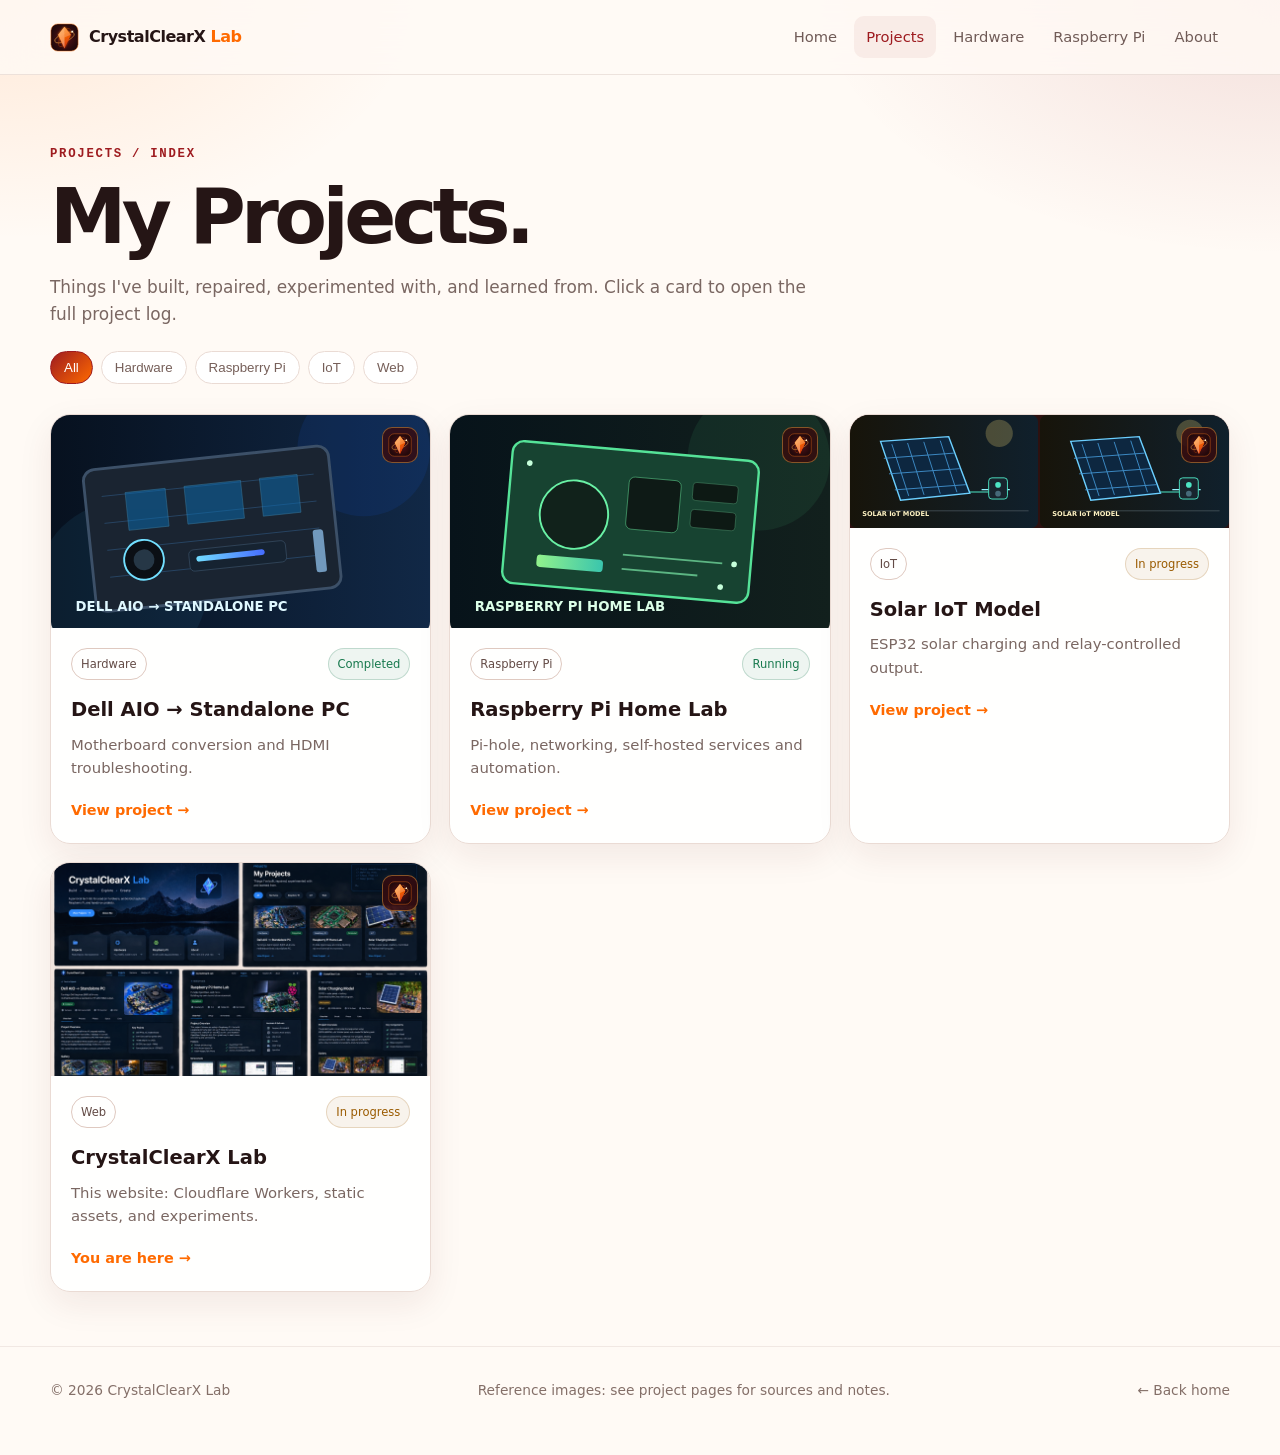
<file: projects.html>
<!DOCTYPE html>
<html lang="en"><head><meta charset="UTF-8"><meta name="viewport" content="width=device-width, initial-scale=1.0"><meta name="description" content="CrystalClearX Lab project archive."><meta property="og:title" content="Projects — CrystalClearX Lab"><meta property="og:description" content="Hardware, Raspberry Pi, IoT and web experiments."><link rel="icon" href="favicon.svg" type="image/svg+xml"><link rel="stylesheet" href="style.css"><title>Projects — CrystalClearX Lab</title></head>
<body><header class="nav"><div class="container nav-inner"><a class="brand" href="index.html"><img src="assets/icon.svg" alt="CrystalClearX icon"><strong>CrystalClearX <span>Lab</span></strong></a><nav><a href="index.html">Home</a><a class="active" href="projects.html">Projects</a><a href="#hardware">Hardware</a><a href="#raspberry-pi">Raspberry Pi</a><a href="index.html#about">About</a></nav><button class="icon-btn mobile-toggle" aria-label="Open menu">☰</button></div></header>
<main><section class="detail-hero project-index"><div class="container"><p class="eyebrow dark">PROJECTS / INDEX</p><h1 class="detail-title dark-title">My Projects.</h1><p class="detail-copy dark-copy">Things I've built, repaired, experimented with, and learned from. Click a card to open the full project log.</p><div class="filters"><button class="filter active" data-filter="all">All</button><button class="filter" data-filter="hardware" id="hardware">Hardware</button><button class="filter" data-filter="raspberry-pi" id="raspberry-pi">Raspberry Pi</button><button class="filter" data-filter="iot">IoT</button><button class="filter" data-filter="web">Web</button></div>
<div class="card-grid" id="project-list">
<a class="card" data-category="hardware" href="projects/dell-aio.html"><div class="card-media"><img src="https://i.ebayimg.com/images/g/HbkAAOSwxs9jzsC5/s-l1200.png" alt="Dell Inspiron 5400 / 7700 AIO IPTGL-CL motherboard reference photograph" referrerpolicy="no-referrer" loading="lazy"></div><div class="card-body"><div class="card-top"><span class="tag">Hardware</span><span class="status done">Completed</span></div><h3>Dell AIO → Standalone PC</h3><p>Motherboard conversion and HDMI troubleshooting.</p><span class="link">View project →</span></div></a>
<a class="card" data-category="raspberry-pi" href="projects/raspberry-pi.html"><div class="card-media"><img src="https://upload.wikimedia.org/wikipedia/commons/2/2a/Raspberry_Pi_4_B.png" alt="Raspberry Pi 4 Model B photograph" loading="lazy"></div><div class="card-body"><div class="card-top"><span class="tag">Raspberry Pi</span><span class="status done">Running</span></div><h3>Raspberry Pi Home Lab</h3><p>Pi-hole, networking, self-hosted services and automation.</p><span class="link">View project →</span></div></a>
<a class="card" data-category="iot" href="projects/solar-iot.html"><div class="card-media dual-photo"><img src="https://upload.wikimedia.org/wikipedia/commons/2/20/ESP32_Espressif_ESP-WROOM-32_Dev_Board.jpg" alt="ESP32 development board photograph" loading="lazy"><img src="https://upload.wikimedia.org/wikipedia/commons/9/96/Solar_panel.jpg" alt="Solar panel photograph" loading="lazy"></div><div class="card-body"><div class="card-top"><span class="tag">IoT</span><span class="status work">In progress</span></div><h3>Solar IoT Model</h3><p>ESP32 solar charging and relay-controlled output.</p><span class="link">View project →</span></div></a>
<a class="card" data-category="web" href="index.html"><div class="card-media"><img src="assets/design-preview.png" alt="CrystalClearX Lab website design preview" loading="lazy"></div><div class="card-body"><div class="card-top"><span class="tag">Web</span><span class="status work">In progress</span></div><h3>CrystalClearX Lab</h3><p>This website: Cloudflare Workers, static assets, and experiments.</p><span class="link">You are here →</span></div></a>
</div></div></section></main>
<footer class="footer"><div class="container footer-inner"><span>© 2026 CrystalClearX Lab</span><span>Reference images: see project pages for sources and notes.</span><a href="index.html">← Back home</a></div></footer><script src="app.js" defer></script></body></html>
</file>
<file: style.css>
*{box-sizing:border-box}
:root{--bg:#fffaf5;--paper:#ffffff;--ink:#251515;--muted:#735f5b;--line:#eadbd4;--red:#9e1b1f;--red2:#c82920;--orange:#ff6a00;--orange2:#ff9b3d;--deep:#3a0b10;--deep2:#691016;--good:#18794e;--warn:#9a5b00;--shadow:0 18px 60px rgba(77,24,18,.12)}
html{scroll-behavior:smooth}
body{margin:0;color:var(--ink);background:radial-gradient(700px 400px at 0% 0%,rgba(255,122,24,.13),transparent 60%),radial-gradient(800px 440px at 100% 0%,rgba(158,27,31,.12),transparent 58%),var(--bg);font-family:Inter,system-ui,-apple-system,BlinkMacSystemFont,"Segoe UI",sans-serif;line-height:1.6}
a{color:inherit;text-decoration:none}img{max-width:100%;display:block}.container{width:min(1180px,calc(100% - 40px));margin:auto}
.nav{position:sticky;top:0;z-index:20;border-bottom:1px solid rgba(79,20,17,.10);backdrop-filter:blur(18px);background:rgba(255,250,245,.84)}.nav-inner{height:74px;display:flex;align-items:center;justify-content:space-between;gap:20px}.brand{display:flex;align-items:center;gap:10px;font-weight:800;letter-spacing:-.03em}.brand img{width:29px;height:29px}.brand strong{color:var(--ink)}.brand span{color:var(--orange)}nav{display:flex;align-items:center;gap:5px}nav a{color:#705b57;padding:9px 12px;border-radius:10px;font-size:.92rem}nav a:hover,nav a.active{color:var(--red);background:rgba(158,27,31,.06)}.nav-actions{display:flex;gap:8px}.icon-btn{width:38px;height:38px;border:1px solid var(--line);background:#fff;color:var(--ink);border-radius:11px;cursor:pointer}.mobile-toggle{display:none}
.hero{position:relative;overflow:hidden;padding:88px 0 94px;color:#fff;background:linear-gradient(135deg,#3a0b10 0%,#741116 54%,#c84318 100%)}.hero::before{content:"";position:absolute;inset:-30%;background:radial-gradient(circle at 68% 26%,rgba(255,174,91,.20),transparent 22%),radial-gradient(circle at 10% 90%,rgba(255,255,255,.08),transparent 24%);pointer-events:none}.hero-noise{position:absolute;inset:0;opacity:.09;background-image:radial-gradient(#fff 1px,transparent 1px);background-size:18px 18px;mask-image:linear-gradient(to bottom,transparent 0%,#000 35%,#000 100%)}.hero-grid{position:relative;display:grid;grid-template-columns:1.1fr .9fr;align-items:center;gap:50px}.eyebrow{font-family:"Space Mono",monospace;font-size:.77rem;letter-spacing:.14em;color:var(--orange);font-weight:800}.eyebrow.dark{color:var(--red)}.eyebrow.white{color:#ffd9b3}.hero h1{font-size:clamp(3.4rem,8vw,6.8rem);line-height:.95;letter-spacing:-.065em;margin:18px 0 24px}.hero h1 span{background:linear-gradient(90deg,#fff9ef,#ffd7a7 55%,#ff9b3d);-webkit-background-clip:text;background-clip:text;color:transparent}.lead{font-size:1.08rem;color:#f7e5dd;max-width:650px}.actions{display:flex;gap:12px;flex-wrap:wrap;margin-top:30px}.button{display:inline-flex;align-items:center;gap:8px;padding:12px 18px;border-radius:12px;border:1px solid rgba(255,255,255,.24);background:rgba(255,255,255,.08);font-weight:750}.button.primary{border-color:#ff9b3d;background:linear-gradient(135deg,#ff7a18,#d52b19);box-shadow:0 12px 30px rgba(255,95,0,.22)}.button.light{color:#fff;background:rgba(255,255,255,.09);border-color:rgba(255,255,255,.38)}.button:hover{transform:translateY(-1px);border-color:#ffbf7a}
.hero-card{border:1px solid rgba(255,220,188,.22);background:rgba(48,8,11,.62);border-radius:28px;overflow:hidden;box-shadow:0 26px 90px rgba(32,3,5,.35);position:relative}.hero-card::after{content:"";position:absolute;inset:0;background:linear-gradient(145deg,rgba(255,179,71,.11),transparent 45%,rgba(255,255,255,.06));pointer-events:none}.hero-card img{width:100%;aspect-ratio:1.2;object-fit:cover}.hero-card-caption{padding:18px 20px 20px;display:flex;justify-content:space-between;align-items:center;gap:12px}.hero-card-caption strong{display:block}.hero-card-caption small{display:block;color:#efccc0;margin-top:4px}.link{display:inline-flex;gap:7px;color:var(--orange);font-weight:800;font-size:.9rem}.hero .link{color:#ffd29a}
.stats{display:grid;grid-template-columns:repeat(3,1fr);gap:14px;margin-top:28px}.stat{padding:18px 20px;border:1px solid rgba(255,255,255,.16);background:rgba(255,255,255,.055);border-radius:16px}.stat strong{display:block;font-size:1.3rem}.stat span{color:#e8cfc5;font-size:.85rem}
.section{padding:90px 0;border-top:1px solid rgba(85,28,22,.08)}.section-light{background:rgba(255,255,255,.70)}.section-red{background:linear-gradient(135deg,#4a0e13,#91191b 55%,#da4c17);color:#fff}.section-head{display:flex;justify-content:space-between;align-items:flex-end;gap:20px;margin-bottom:26px}.section h2{font-size:clamp(2.1rem,4vw,3.5rem);line-height:1.05;letter-spacing:-.045em;margin:8px 0 0}.section-intro{color:var(--muted);max-width:660px}.dark-copy{color:#6c5a56}.white-copy{color:#f7ddd2}.dark-link{color:var(--red)}
.card-grid{display:grid;grid-template-columns:repeat(3,1fr);gap:18px}.card{background:rgba(255,255,255,.95);border:1px solid var(--line);border-radius:20px;overflow:hidden;box-shadow:0 12px 34px rgba(90,30,22,.08);transition:.22s ease}.card:hover{transform:translateY(-5px);border-color:#e2b9a1;box-shadow:0 20px 50px rgba(90,30,22,.14)}.card-media{position:relative;overflow:hidden;background:#f2e6df}.card-media img{width:100%;aspect-ratio:16/9;object-fit:cover}.card-media.dual-photo{display:grid;grid-template-columns:1fr 1fr;gap:2px;background:#2d1110}.card-media.dual-photo img{height:100%;aspect-ratio:auto;object-fit:cover}.card-media::after{content:"";position:absolute;right:12px;top:12px;width:34px;height:34px;border-radius:10px;background:rgba(57,10,13,.80) url("assets/icon.svg") center/24px 24px no-repeat;border:1px solid rgba(255,179,71,.42);backdrop-filter:blur(8px)}.card-body{padding:20px}.card-top{display:flex;justify-content:space-between;align-items:center;gap:10px}.tag,.status{font-size:.72rem;border-radius:999px;padding:6px 9px;border:1px solid #dfc9c0;color:#634b46}.status.done{color:var(--good);border-color:rgba(24,121,78,.22);background:rgba(24,121,78,.07)}.status.work{color:var(--warn);border-color:rgba(154,91,0,.20);background:rgba(154,91,0,.07)}.card h3{margin:14px 0 8px;font-size:1.22rem}.card p{color:#7a6762;margin:0 0 16px;font-size:.93rem}
.filters{display:flex;gap:8px;flex-wrap:wrap;margin:22px 0 30px}.filter{border:1px solid var(--line);background:#fff;color:#765f59;padding:8px 13px;border-radius:999px;cursor:pointer}.filter.active,.filter:hover{color:#fff;border-color:var(--red);background:linear-gradient(135deg,var(--red),var(--orange))}
.detail-hero{padding:58px 0 36px}.project-index{padding-bottom:54px}.back{color:#795f58;font-size:.9rem}.detail-grid{display:grid;grid-template-columns:1.15fr .85fr;gap:28px;align-items:start}.detail-split{display:grid;grid-template-columns:1fr 1fr;gap:14px}.detail-title{font-size:clamp(2.6rem,6vw,5.4rem);letter-spacing:-.06em;line-height:.98;margin:14px 0 20px}.dark-title{color:var(--ink)}.detail-copy{color:#7a6762;font-size:1.06rem;max-width:760px}.meta{display:flex;gap:8px;flex-wrap:wrap;margin:22px 0}.chip{border:1px solid var(--line);border-radius:999px;padding:7px 10px;color:#735d57;font-size:.78rem;background:#fff}.detail-image{border:1px solid var(--line);background:#fff;border-radius:22px;overflow:hidden;box-shadow:var(--shadow)}.detail-image img{width:100%;display:block;max-height:520px;object-fit:cover}.photo-frame img{background:#f0e6e0}.panel{border:1px solid rgba(255,255,255,.12);border-radius:20px;background:rgba(42,8,11,.30);padding:24px}.light-panel{background:#fff;border-color:var(--line);box-shadow:0 10px 28px rgba(90,30,22,.06)}.panel h3{margin-top:0}.checklist{display:grid;gap:10px}.check{display:flex;gap:9px;color:#553f3b}.check::before{content:"✓";color:var(--good);font-weight:900}.muted-dark{color:#7b6761}.content-grid{display:grid;grid-template-columns:minmax(0,1fr) 300px;gap:22px}.gallery{display:grid;grid-template-columns:repeat(2,1fr);gap:12px}.gallery img{width:100%;aspect-ratio:1.25;object-fit:cover;border-radius:14px;border:1px solid var(--line);background:#f4e9e2}.notice{border-left:3px solid var(--orange);padding:12px 14px;background:rgba(255,106,0,.06);color:#6d5047;border-radius:0 12px 12px 0}.photo-credit{font-size:.76rem;max-width:680px}.footer{padding:32px 0 54px;color:#846f68;border-top:1px solid rgba(85,28,22,.08);font-size:.86rem;background:#fffaf5}.footer-inner{display:flex;justify-content:space-between;gap:20px;flex-wrap:wrap}.mono{font-family:"Space Mono",monospace}.photo-band{display:grid;grid-template-columns:1fr 1fr;gap:50px;align-items:center}.photo-stack{display:grid;grid-template-columns:1.2fr .8fr;gap:14px;align-items:end}.photo-stack img{width:100%;height:330px;object-fit:cover;border-radius:22px;border:1px solid rgba(255,215,185,.24);box-shadow:0 18px 45px rgba(36,3,5,.25)}.photo-stack img:last-child{height:240px}
.mobile-toggle{display:none}
[data-hidden="true"]{display:none!important}
@media(max-width:900px){.hero-grid,.detail-grid,.content-grid,.photo-band{grid-template-columns:1fr}.hero-card{max-width:720px}.card-grid{grid-template-columns:1fr 1fr}.gallery{grid-template-columns:1fr 1fr}.photo-stack{max-width:720px}}
@media(max-width:720px){.container{width:min(100% - 28px,1180px)}.mobile-toggle{display:block}.nav-inner{height:66px}.nav nav{display:none;position:absolute;left:14px;right:14px;top:62px;padding:8px;border:1px solid var(--line);border-radius:16px;background:rgba(255,250,245,.98);box-shadow:var(--shadow);flex-direction:column;align-items:stretch}.nav.open nav{display:flex}nav a{padding:11px 13px}.hero{padding:62px 0}.hero h1{font-size:clamp(3rem,16vw,5rem)}.stats,.card-grid,.gallery,.detail-split{grid-template-columns:1fr}.section{padding:72px 0}.section-head{align-items:flex-start;flex-direction:column}.detail-title{font-size:clamp(2.6rem,13vw,4rem)}.hero-card-caption{align-items:flex-start;flex-direction:column}.photo-stack{grid-template-columns:1fr}.photo-stack img,.photo-stack img:last-child{height:260px}}
</file>
